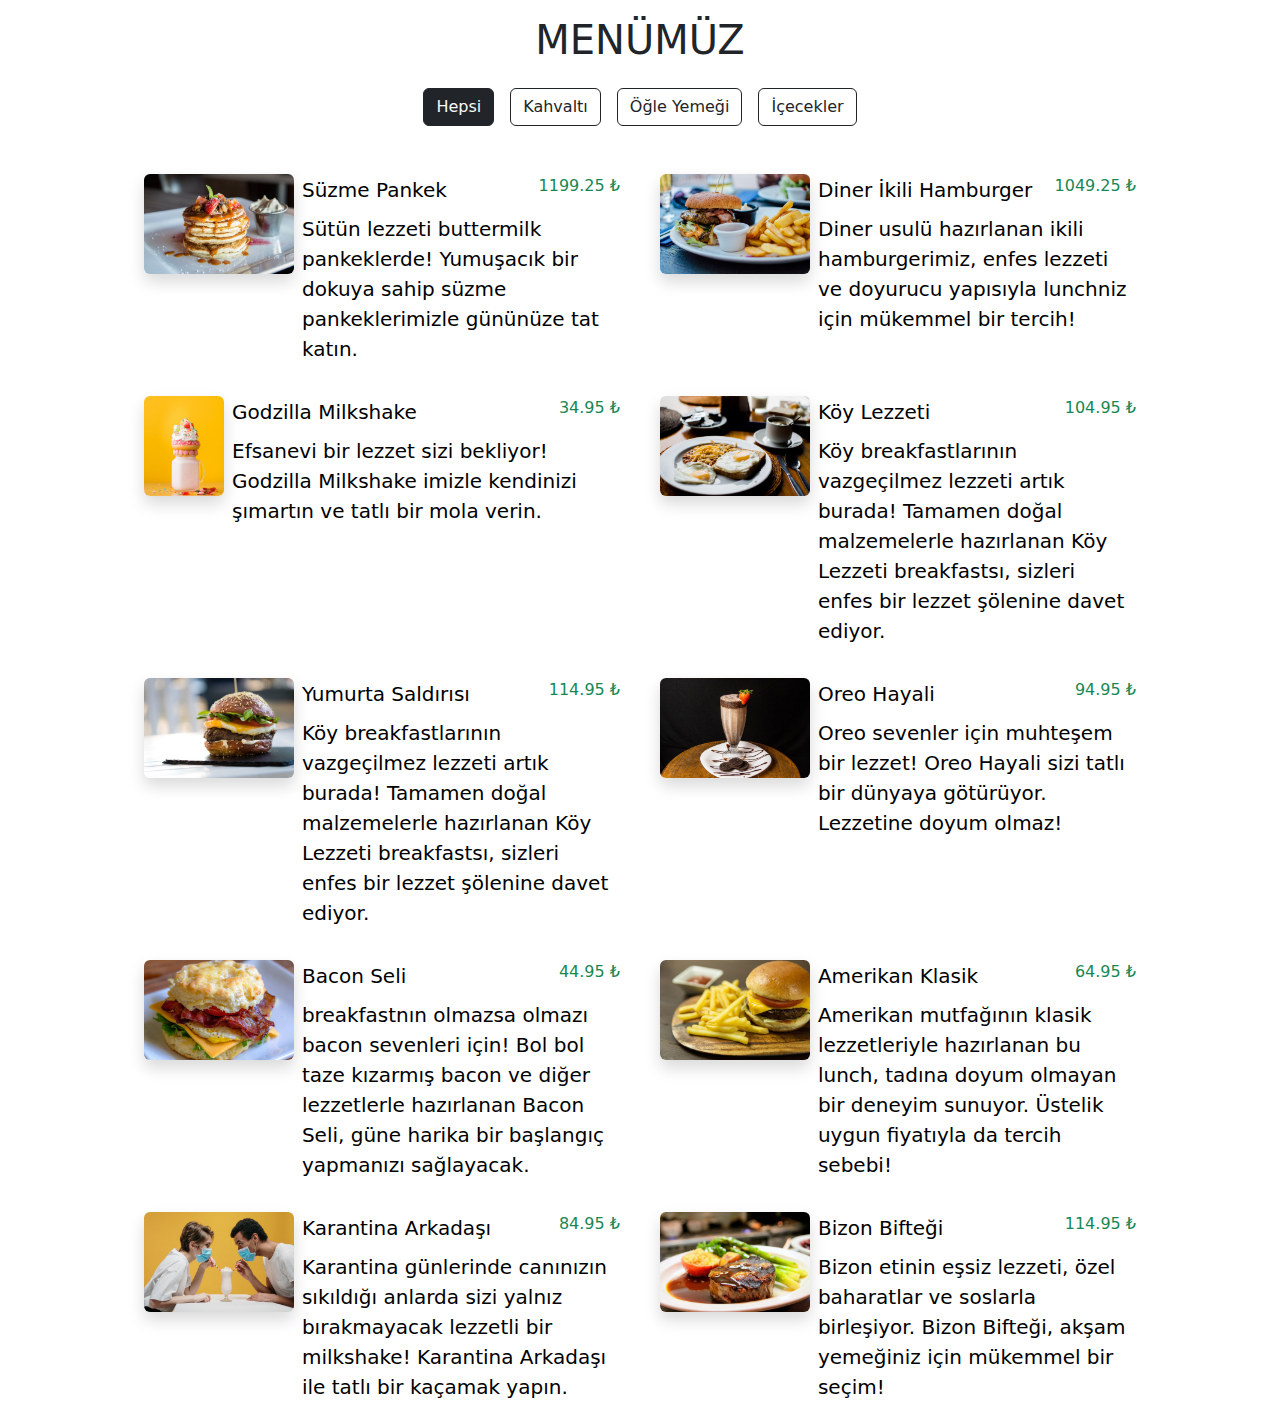
<file: index.html>
<!DOCTYPE html>
<html lang="en">
  <head>
    <meta charset="UTF-8" />
    <meta name="viewport" content="width=device-width, initial-scale=1.0" />
    <title>Menu</title>
    <!-- bootstrap cdn -->
    <link
      href="https://cdn.jsdelivr.net/npm/bootstrap@5.3.3/dist/css/bootstrap.min.css"
      rel="stylesheet"
      integrity="sha384-QWTKZyjpPEjISv5WaRU9OFeRpok6YctnYmDr5pNlyT2bRjXh0JMhjY6hW+ALEwIH"
      crossorigin="anonymous"
    />
    <!-- bootstrap icons -->
    <link
      rel="stylesheet"
      href="https://cdn.jsdelivr.net/npm/bootstrap-icons@1.11.3/font/bootstrap-icons.min.css"
    />
    <!-- css -->
    <link rel="stylesheet" href="style.css" />
  </head>
  <body>
    <!-- top area -->
    <h1 class="text-center my-3">MENÜMÜZ</h1>
    <!-- buttons area -->
    <div
      id="buttons-area"
      class="d-flex justify-content-center align-items-center gap-3 mt-4"
    >
      <button class="btn btn-outline-dark" data-category="all">Hepsi</button>
      <button class="btn btn-outline-dark" data-category="breakfast">
        Kahvaltı
      </button>
      <button class="btn btn-outline-dark" data-category="lunch">
        Öğle Yemeği
      </button>
      <button class="btn btn-outline-dark" data-category="shakes">
        İçecekler
      </button>
    </div>
    <!-- menu area -->
    <div id="menu-area" class="row justify-content-center gap-3 mt-5">
      <a
        id="card"
        href="/productDetail.html"
        class="text-decoration-none text-black d-flex flex-column flex-md-row gap-2"
      >
        <img class="rounded shadow" src="./images/item-1.jpeg" alt="" />
        <div>
          <div class="d-flex justify-content-between align-items-center">
            <h5>Süzme Pankek</h5>
            <p class="text-success">239.85 ₺</p>
          </div>
          <p class="lead">
            Sütün lezzeti buttermilk pankeklerde! Yumuşacık bir dokuya sahip
            süzme pankeklerimizle gününüze tat katın.
          </p>
        </div>
      </a>

      <a
        id="card"
        href="/productDetail.html"
        class="text-decoration-none text-black d-flex flex-column flex-md-row gap-2"
      >
        <img class="rounded shadow" src="./images/item-1.jpeg" alt="" />
        <div>
          <div class="d-flex justify-content-between align-items-center">
            <h5>Süzme Pankek</h5>
            <p class="text-success">239.85 ₺</p>
          </div>
          <p class="lead">
            Sütün lezzeti buttermilk pankeklerde! Yumuşacık bir dokuya sahip
            süzme pankeklerimizle gününüze tat katın.
          </p>
        </div>
      </a>

      <a
        id="card"
        href="/productDetail.html"
        class="text-decoration-none text-black d-flex flex-column flex-md-row gap-2"
      >
        <img class="rounded shadow" src="./images/item-1.jpeg" alt="" />
        <div>
          <div class="d-flex justify-content-between align-items-center">
            <h5>Süzme Pankek</h5>
            <p class="text-success">239.85 ₺</p>
          </div>
          <p class="lead">
            Sütün lezzeti buttermilk pankeklerde! Yumuşacık bir dokuya sahip
            süzme pankeklerimizle gününüze tat katın.
          </p>
        </div>
      </a>

      <a
        id="card"
        href="/productDetail.html"
        class="text-decoration-none text-black d-flex flex-column flex-md-row gap-2"
      >
        <img class="rounded shadow" src="./images/item-1.jpeg" alt="" />
        <div>
          <div class="d-flex justify-content-between align-items-center">
            <h5>Süzme Pankek</h5>
            <p class="text-success">239.85 ₺</p>
          </div>
          <p class="lead">
            Sütün lezzeti buttermilk pankeklerde! Yumuşacık bir dokuya sahip
            süzme pankeklerimizle gününüze tat katın.
          </p>
        </div>
      </a>

      <a
        id="card"
        href="/productDetail.html"
        class="text-decoration-none text-black d-flex flex-column flex-md-row gap-2"
      >
        <img class="rounded shadow" src="./images/item-1.jpeg" alt="" />
        <div>
          <div class="d-flex justify-content-between align-items-center">
            <h5>Süzme Pankek</h5>
            <p class="text-success">239.85 ₺</p>
          </div>
          <p class="lead">
            Sütün lezzeti buttermilk pankeklerde! Yumuşacık bir dokuya sahip
            süzme pankeklerimizle gününüze tat katın.
          </p>
        </div>
      </a>

      <a
        id="card"
        href="/productDetail.html"
        class="text-decoration-none text-black d-flex flex-column flex-md-row gap-2"
      >
        <img class="rounded shadow" src="./images/item-1.jpeg" alt="" />
        <div>
          <div class="d-flex justify-content-between align-items-center">
            <h5>Süzme Pankek</h5>
            <p class="text-success">239.85 ₺</p>
          </div>
          <p class="lead">
            Sütün lezzeti buttermilk pankeklerde! Yumuşacık bir dokuya sahip
            süzme pankeklerimizle gününüze tat katın.
          </p>
        </div>
      </a>

      <a
        id="card"
        href="/productDetail.html"
        class="text-decoration-none text-black d-flex flex-column flex-md-row gap-2"
      >
        <img class="rounded shadow" src="./images/item-1.jpeg" alt="" />
        <div>
          <div class="d-flex justify-content-between align-items-center">
            <h5>Süzme Pankek</h5>
            <p class="text-success">239.85 ₺</p>
          </div>
          <p class="lead">
            Sütün lezzeti buttermilk pankeklerde! Yumuşacık bir dokuya sahip
            süzme pankeklerimizle gününüze tat katın.
          </p>
        </div>
      </a>
    </div>

    <script src="./js/main.js" type="module"></script>
  </body>
</html>
</file>
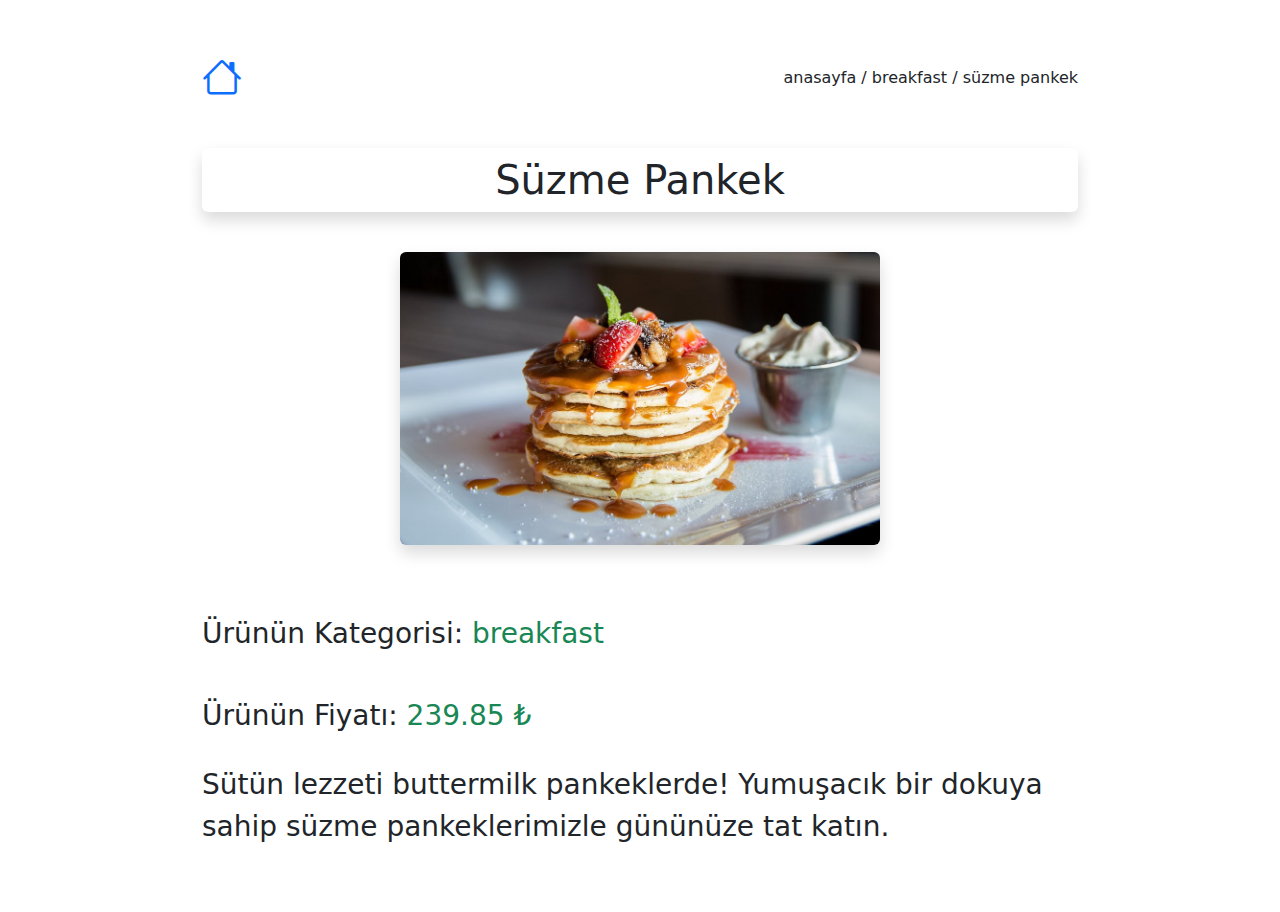
<file: productDetail.html>
<!DOCTYPE html>
<html lang="en">
  <head>
    <meta charset="UTF-8" />
    <meta name="viewport" content="width=device-width, initial-scale=1.0" />
    <title>Document</title>
    <!-- bootstrap cdn -->
    <link
      href="https://cdn.jsdelivr.net/npm/bootstrap@5.3.3/dist/css/bootstrap.min.css"
      rel="stylesheet"
      integrity="sha384-QWTKZyjpPEjISv5WaRU9OFeRpok6YctnYmDr5pNlyT2bRjXh0JMhjY6hW+ALEwIH"
      crossorigin="anonymous"
    />
    <!-- bootstrap icons -->
    <link
      rel="stylesheet"
      href="https://cdn.jsdelivr.net/npm/bootstrap-icons@1.11.3/font/bootstrap-icons.min.css"
    />
    <!-- css -->
    <link rel="stylesheet" href="style.css" />
  </head>
  <body>
    <div
      class="container d-flex flex-column gap-4 my-5"
      id="outlet"
      style="max-width: 900px"
    >
      <div class="d-flex justify-content-between align-items-center">
        <a href="/index.html"><i class="bi bi-house fs-1"></i></a>
        <div>anasayfa / breakfast / süzme pankek</div>
      </div>
      <h1 class="text-center my-3 shadow p-2 rounded">Süzme Pankek</h1>
      <div class="d-flex justify-content-center align-items-center">
        <img
          style="max-width: 480px"
          class="img-fluid shadow rounded"
          src="./images/item-1.jpeg"
          alt=""
        />
      </div>
      <div>
        <h3 class="my-5">
          Ürünün Kategorisi: <span class="text-success">breakfast</span>
        </h3>
        <h3>Ürünün Fiyatı: <span class="text-success">239.85 ₺</span></h3>
      </div>
      <p class="lead fs-3">
        Sütün lezzeti buttermilk pankeklerde! Yumuşacık bir dokuya sahip süzme
        pankeklerimizle gününüze tat katın.
      </p>
    </div>

    <script src="./js/detail.js" type="module"></script>
  </body>
</html>
</file>
<file: style.css>
*{
    margin: 0;
    padding: 0;
    box-sizing: border-box;
}

#card{
    max-width: 500px;
}
#card img{
    width: 150px;
    height: 100px;
}
@media (max-width: 760px){
    #card {
        max-width: 400px;
    }
    #card img {
        width: 100%;
        height: 240px;
    }
}
</file>
